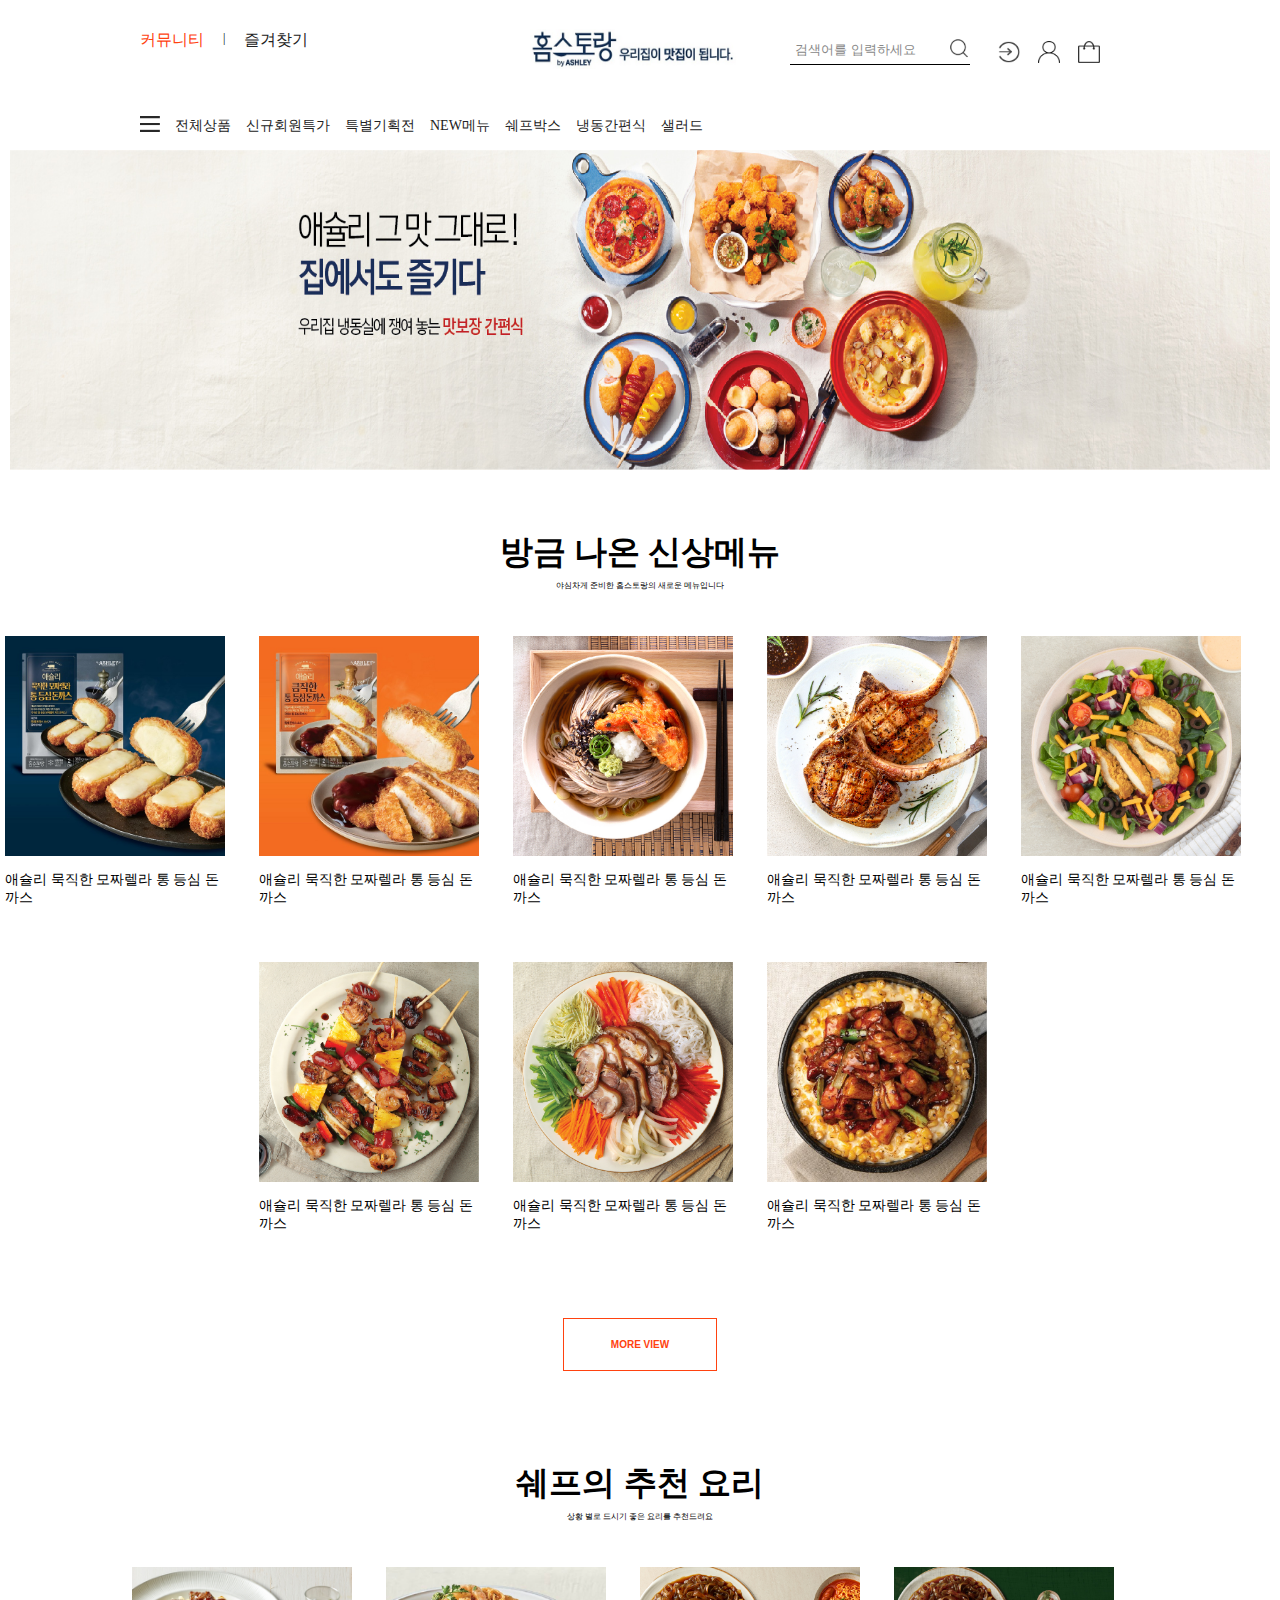
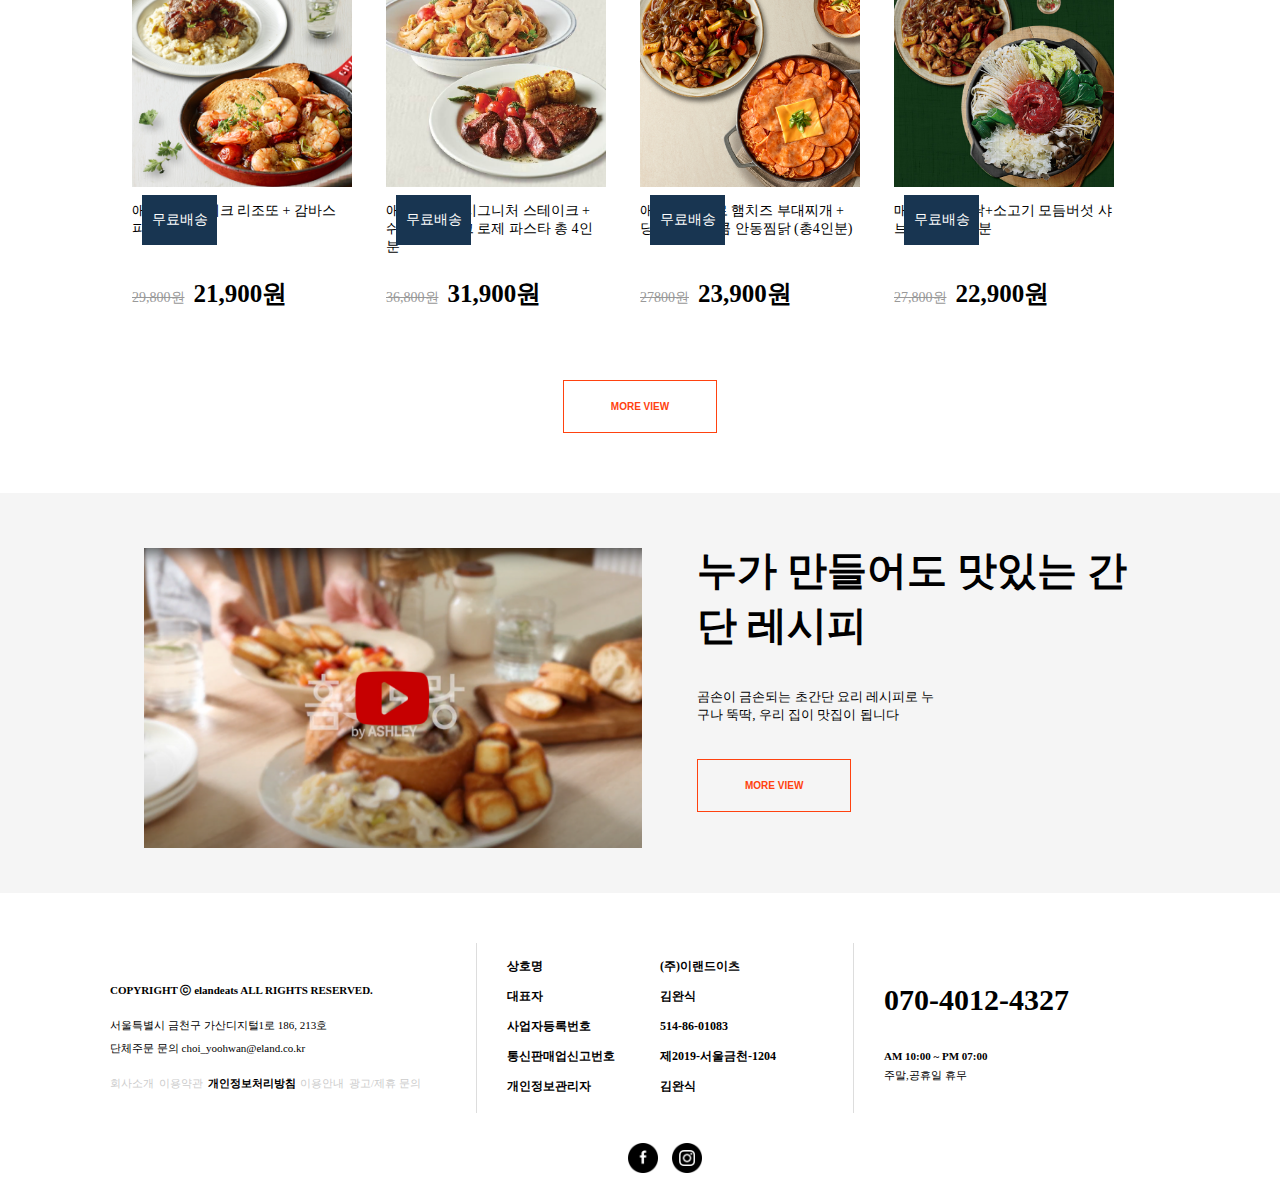
<file: index.html>
<!DOCTYPE html>
<html lang="ko">

<head>
	<meta charset="UTF-8">
	<title>Document</title>
	<link rel="stylesheet" href="css/style_Common.css">
	<link rel="stylesheet" href="css/style_index.css">
	<script src="https://ajax.googleapis.com/ajax/libs/jquery/3.5.1/jquery.min.js"></script>
	<script src="script/script_Common.js"></script>
	<script src="script/script_index.js"></script>
</head>

<body>
	<div id="wrap">
		<header id="header">
			<div id="header_top">
				<div id="header_top_lnb">
					<ul id="mainMenu">
						<li id="mainLi"><a href="#" class="selected">커뮤니티</a>
							<ul class="subMenu">
								<li class="subLi"><a href="#">공지사항</a></li>
								<li class="subLi"><a href="comunity/event.html">EVENT</a></li>
								<li class="subLi"><a href="#">상품문의</a></li>
								<li class="subLi"><a href="#">상품후기</a></li>
								<li class="subLi"><a href="#">자주묻는질문</a></li>
								<li class="subLi"><a href="#">1:1문의하기</a></li>
							</ul>
						</li>
						<li id="mainLi">|</li>
						<li id="mainLi"><a href="#">즐겨찾기</a></li>
					</ul>
				</div> <!-- div#header_top_lnb -->
				<div id="heaaderLogo">
					<a href="index.html"><img src="images/LogoImage.jpg" alt="로고이미지" width="210" height="40"></a>
				</div> <!-- div#heaaderLogo -->
				<div id="headerLoginArea">
					<ul>
						<li>
							<input type="text" placeholder="검색어를 입력하세요">
							<img src="images/ico_search2.png" alt="헤더검색아이콘" width="22" height="22">
						</li>
						<li>
							<img src="images/login.png" alt="" width="22" height="22">
						</li>
						<li>
							<img src="images/icon_my.png" alt="" width="22" height="22">
						</li>
						<li>
							<img src="images/icon_cart.png" alt="" width="22" height="22">
						</li>
					</ul>
				</div> <!-- div#headeriLoginArea -->
			</div> <!-- div#header_top -->

			<nav id="header_gnb">
				<ul>
					<li>
						<img src="images/allmenu.png" alt="전체메뉴아이콘" width="20">
						<ul class="gnb_subMenu">
							<li class="gnb_subLi"><a href="wholeMenu.html">전체상품</a></li>
							<li class="gnb_subLi"><a href="#">신규회원특가</a></li>
							<li class="gnb_subLi"><a href="#">특별기획전</a></li>
							<li class="gnb_subLi"><a href="#">NEW 메뉴</a></li>
							<li class="gnb_subLi"><a href="#">쉐프박스</a></li>
							<li class="gnb_subLi"><a href="#">냉동간편식</a></li>
							<li class="gnb_subLi"><a href="#">샐러드</a></li>
							<li class="gnb_subLi"><a href="#">커뮤니티</a></li>
						</ul>
					</li>
					<li><a href="wholeMenu.html">전체상품</a></li>
					<li><a href="#">신규회원특가</a></li>
					<li><a href="#">특별기획전</a></li>
					<li><a href="#">NEW메뉴</a></li>
					<li><a href="#">쉐프박스</a></li>
					<li><a href="#">냉동간편식</a></li>
					<li><a href="#">샐러드</a></li>
				</ul>
			</nav> <!-- nav#header_gnb -->
		</header> <!-- header#header -->

		<main id="main">
			<div id="slideshow">
				<div id="shuttleFrame">
					<a href="#">
						<img src="images/imageSlide_1.jpg" alt="이미지슬라이드1" width="1260" height="320">
					</a>
					<a href="#">
						<img src="images/imageSlide_2.jpg" alt="이미지슬라이드2" width="1260" height="320">
					</a>
					<a href="#">
						<img src="images/imageSlide_3.jpg" alt="이미지슬라이드3" width="1260" height="320">
					</a>
					<a href="#">
						<img src="images/imageSlide_4.jpg" alt="이미지슬라이드4" width="1260" height="320">
					</a>
				</div>
			</div> <!-- div#imageSlide -->

			<div id="newMenu">
				<div class="newMenu_Txt">
					<div>방금 나온 신상메뉴</div>
					<div>야심차게 준비한 홈스토랑의 새로운 메뉴입니다</div>
				</div>
				<div id="newMenuList">
					<div id="newMenuArticle">
						<img src="images/newMenuList_1.jpg" alt="신상메뉴리미지1" width="220">
						<div>애슐리 묵직한 모짜렐라 통 등심 돈까스</div>
						<div></div>
					</div>
					<div id="newMenuArticle">
						<img src="images/newMenuList_2.jpg" alt="신상메뉴리미지2" width="220">
						<div>애슐리 묵직한 모짜렐라 통 등심 돈까스</div>
						<div></div>
					</div>
					<div id="newMenuArticle">
						<img src="images/newMenuList_3.jpg" alt="신상메뉴리미지3" width="220">
						<div>애슐리 묵직한 모짜렐라 통 등심 돈까스</div>
						<div></div>
					</div>
					<div id="newMenuArticle">
						<img src="images/newMenuList_4.jpg" alt="신상메뉴리미지4" width="220">
						<div>애슐리 묵직한 모짜렐라 통 등심 돈까스</div>
						<div></div>
					</div>
					<div id="newMenuArticle">
						<img src="images/newMenuList_5.jpg" alt="신상메뉴리미지5" width="220">
						<div>애슐리 묵직한 모짜렐라 통 등심 돈까스</div>
						<div></div>
					</div>
					<div id="newMenuArticle">
						<img src="images/newMenuList_6.jpg" alt="신상메뉴리미지6" width="220">
						<div>애슐리 묵직한 모짜렐라 통 등심 돈까스</div>
						<div></div>
					</div>
					<div id="newMenuArticle">
						<img src="images/newMenuList_7.jpg" alt="신상메뉴리미지7" width="220">
						<div>애슐리 묵직한 모짜렐라 통 등심 돈까스</div>
						<div></div>
					</div>
					<div id="newMenuArticle">
						<img src="images/newMenuList_8.jpg" alt="신상메뉴리미지8" width="220">
						<div>애슐리 묵직한 모짜렐라 통 등심 돈까스</div>
						<div></div>
					</div>
				</div> <!-- div#newMenuList -->
				<div>
					<button>MORE VIEW</button>
				</div>
			</div> <!-- div#newMenu -->

			<div id="recomendMenu">
				<div id="recomendTxt">
					<div>쉐프의 추천 요리</div>
					<div>상황 별로 드시기 좋은 요리를 추천드려요</div>
				</div>
				<div id="recomendMenuList">
					<div id="recomendArticle">
						<img src="images/recomendMenu_1.jpg" alt="추천메뉴리스트1" width="220">
						<div>
							애슐리 스테이크 리조또 + 감바스 피칸테 4인분
							<span>무료배송</span>
						</div>
						<span class="orgprice">29,800원</span>
						<span class="saleprice">21,900원</span>
					</div>
					<div id="recomendArticle">
						<img src="images/recomendMenu_2.jpg" alt="추천메뉴리스트2" width="220">
						<div>
							애슐리 퀸즈 시그니처 스테이크 + 쉬림프 비스크 로제 파스타 총 4인분
							<span>무료배송</span>
						</div>
						<span class="orgprice">36,800원</span>
						<span class="saleprice">31,900원</span>
					</div>
					<div id="recomendArticle">
						<img src="images/recomendMenu_3.jpg" alt="추천메뉴리스트3" width="220">
						<div>
							애슐리 콰트로 햄치즈 부대찌개 + 당면 듬뿍 매콤 안동찜닭 (총4인분)
							<span>무료배송</span>
						</div>
						<span class="orgprice">27800원</span>
						<span class="saleprice">23,900원</span>
					</div>
					<div id="recomendArticle">
						<img src="images/recomendMenu_4.jpg" alt="추천메뉴리스트4" width="220">
						<div>
							매콤 안동 찜닭+소고기 모듬버섯 샤브샤브 총 4인분
							<span>무료배송</span>
						</div>
						<span class="orgprice">27,800원</span>
						<span class="saleprice">22,900원</span>
					</div>
				</div>
				<div>
					<button>MORE VIEW</button>
				</div>
			</div>
			<!--div#recomendMenu -->

			<div id="video">
				<span>
					<img src="images/videoImage.PNG" alt="" width="498" height="300">
				</span>
				<span>
					<div>누가 만들어도 맛있는 간단 레시피</div>
					<div>
						곰손이 금손되는 초간단 요리 레시피로 누구나 뚝딱, 우리 집이 맛집이 됩니다
					</div>
					<div>
						<button>MORE VIEW</button>
					</div>
				</span>
			</div>
		</main> <!-- main#main -->

		<footer id="footer">
			<div id="footer_top">
				<div>
					<ul>
						<li>COPYRIGHT ⓒ elandeats ALL RIGHTS RESERVED.</li>
						<li>서울특별시 금천구 가산디지털1로 186, 213호</li>
						<li>단체주문 문의 choi_yoohwan@eland.co.kr</li>
						<li>
							<span>회사소개</span>
							<span>이용약관</span>
							<span class="selected">개인정보처리방침</span>
							<span>이용안내</span>
							<span>광고/제휴 문의</span>
						</li>
					</ul>
				</div>
				<div>
					<ul>
						<li>
							<span>상호명</span>
							<span>(주)이랜드이츠</span>
						</li>
						<li>
							<span>대표자</span>
							<span>김완식</span>
						</li>
						<li>
							<span>사업자등록번호</span>
							<span>514-86-01083</span>
						</li>
						<li>
							<span>통신판매업신고번호</span>
							<span>제2019-서울금천-1204</span>
						</li>
						<li>
							<span>개인정보관리자</span>
							<span>김완식</span>
						</li>
					</ul>
				</div>
				<div>
					<ul>
						<li>
							070-4012-4327
						</li>
						<li>AM 10:00 ~ PM 07:00</li>
						<li>주말,공휴일 휴무</li>
					</ul>
				</div>
			</div>
			<div id="footer_bottom">
				<img src="images/icon_facebook.png" alt="" width="30">
				<img src="images/icon_insta.png" alt="" width="30">
			</div>
		</footer> <!-- footer#footer -->
	</div>		<!-- div#wrap -->
</body>

</html>
</file>
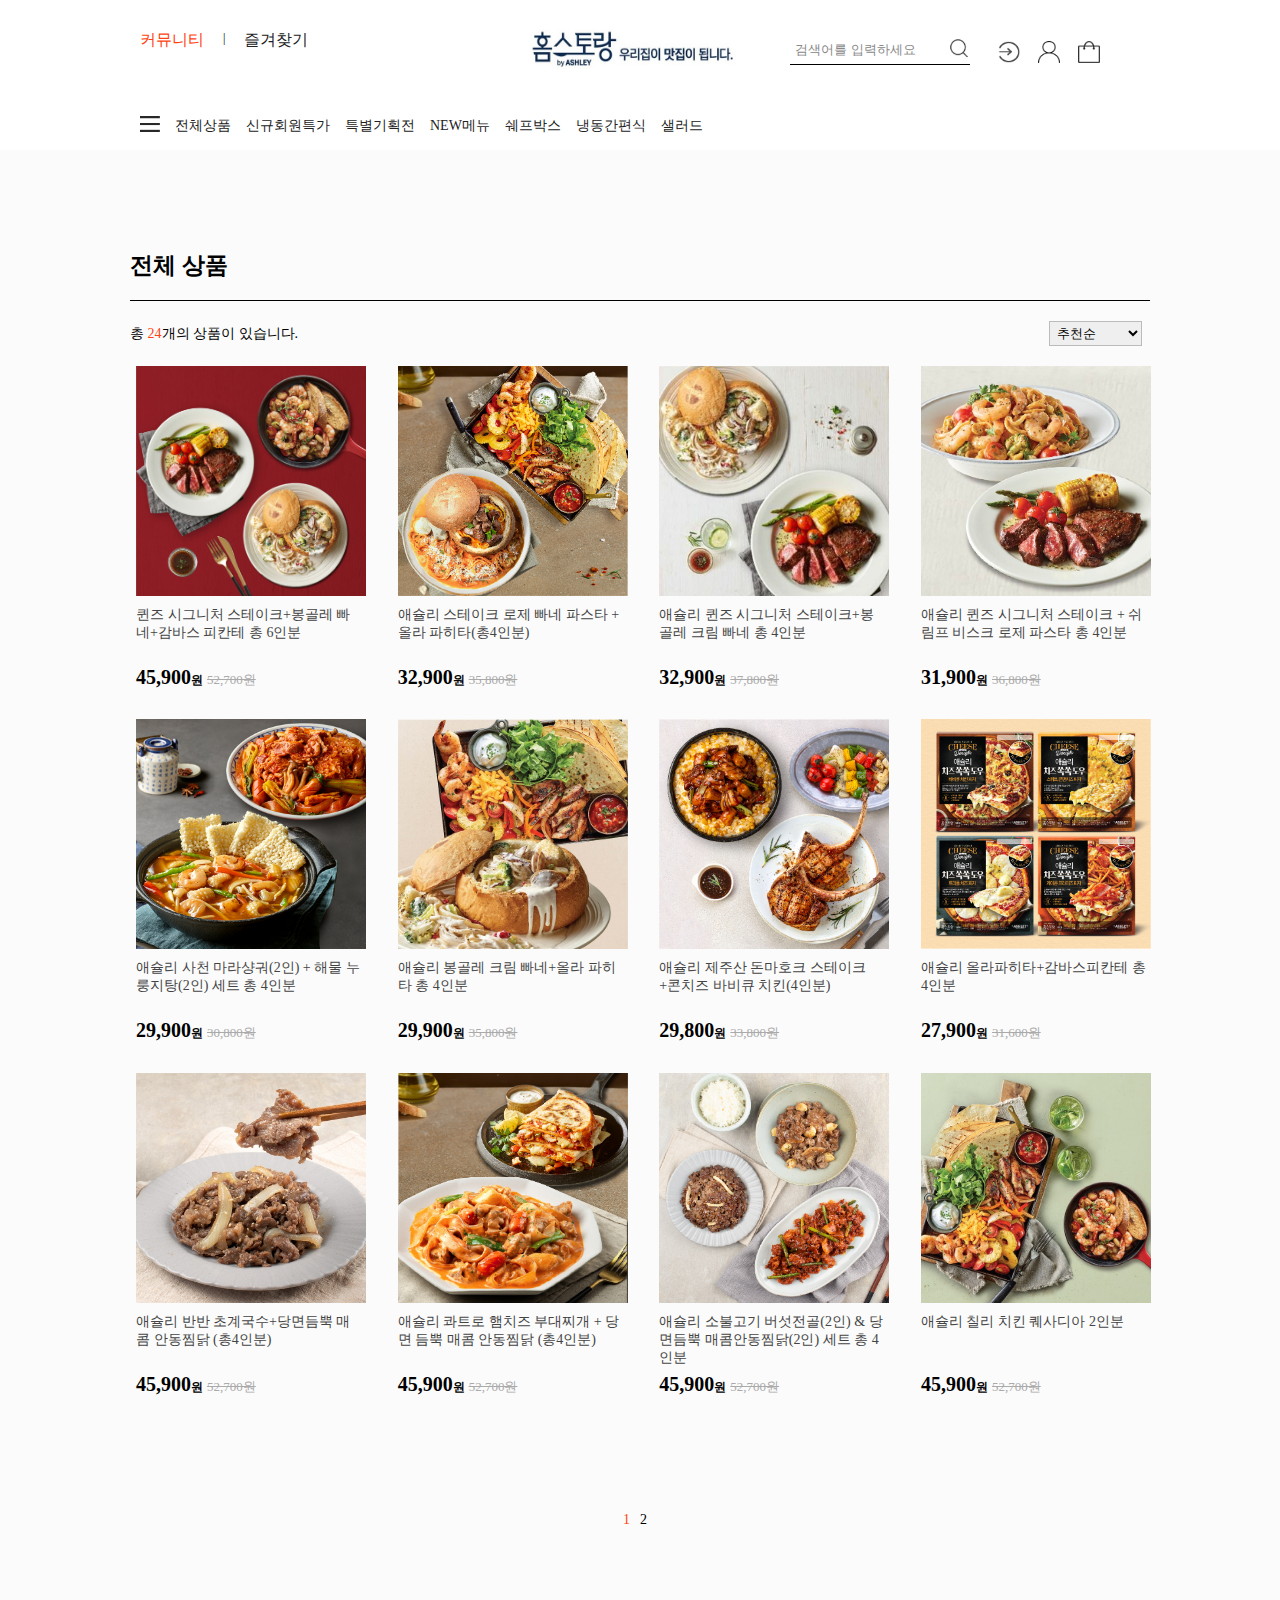
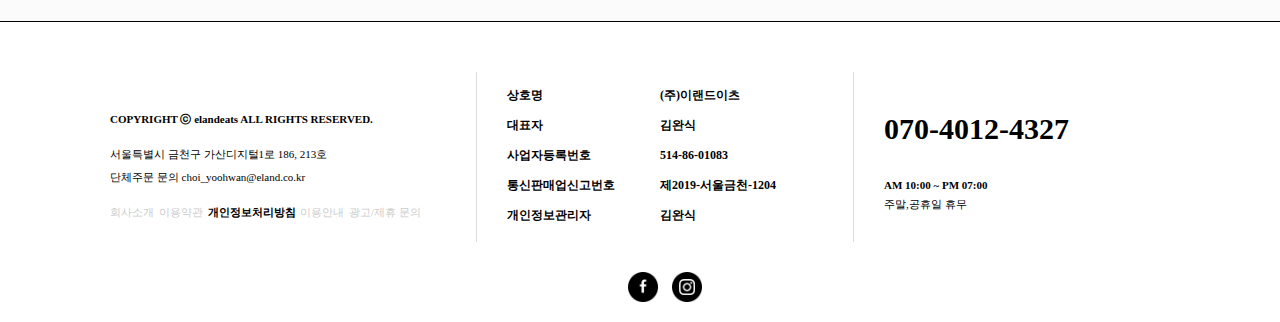
<file: wholeMenu.html>
<!DOCTYPE html>
<html lang="ko">

<head>
	<meta charset="UTF-8">
	<title>Document</title>
	<link rel="stylesheet" href="css/style_Common.css">
	<link rel="stylesheet" href="css/style_wholeMenu.css">
	<script src="https://ajax.googleapis.com/ajax/libs/jquery/3.5.1/jquery.min.js"></script>
	<script src="script/script_Common.js"></script>
	<script src="script/script_wholeMenu.js"></script>
</head>

<body>
	<div id="wrap">
		<header id="header">
			<div id="header_top">
				<div id="header_top_lnb">
					<ul id="mainMenu">
						<li id="mainLi"><a href="#" class="selected">커뮤니티</a>
							<ul class="subMenu">
								<li class="subLi"><a href="#">공지사항</a></li>
								<li class="subLi"><a href="comunity/event.html">EVENT</a></li>
								<li class="subLi"><a href="#">상품문의</a></li>
								<li class="subLi"><a href="#">상품후기</a></li>
								<li class="subLi"><a href="#">자주묻는질문</a></li>
								<li class="subLi"><a href="#">1:1문의하기</a></li>
							</ul>
						</li>
						<li id="mainLi">|</li>
						<li id="mainLi"><a href="#">즐겨찾기</a></li>
					</ul>
				</div> <!-- div#header_top_lnb -->
				<div id="heaaderLogo">
					<a href="index.html"><img src="images/LogoImage.jpg" alt="로고이미지" width="210" height="40"></a>
				</div> <!-- div#heaaderLogo -->
				<div id="headerLoginArea">
					<ul>
						<li>
							<input type="text" placeholder="검색어를 입력하세요">
							<img src="images/ico_search2.png" alt="헤더검색아이콘" width="22" height="22">
						</li>
						<li>
							<img src="images/login.png" alt="" width="22" height="22">
						</li>
						<li>
							<img src="images/icon_my.png" alt="" width="22" height="22">
						</li>
						<li>
							<img src="images/icon_cart.png" alt="" width="22" height="22">
						</li>
					</ul>
				</div> <!-- div#headeriLoginArea -->
			</div> <!-- div#header_top -->

			<nav id="header_gnb">
				<ul>
					<li>
						<img src="images/allmenu.png" alt="전체메뉴아이콘" width="20">
						<ul class="gnb_subMenu">
							<li class="gnb_subLi"><a href="wholeMenu.html">전체상품</a></li>
							<li class="gnb_subLi"><a href="#">신규회원특가</a></li>
							<li class="gnb_subLi"><a href="#">특별기획전</a></li>
							<li class="gnb_subLi"><a href="#">NEW 메뉴</a></li>
							<li class="gnb_subLi"><a href="#">쉐프박스</a></li>
							<li class="gnb_subLi"><a href="#">냉동간편식</a></li>
							<li class="gnb_subLi"><a href="#">샐러드</a></li>
							<li class="gnb_subLi"><a href="#">커뮤니티</a></li>
						</ul>
					</li>
					<li><a href="wholeMenu.html">전체상품</a></li>
					<li><a href="#">신규회원특가</a></li>
					<li><a href="#">특별기획전</a></li>
					<li><a href="#">NEW메뉴</a></li>
					<li><a href="#">쉐프박스</a></li>
					<li><a href="#">냉동간편식</a></li>
					<li><a href="#">샐러드</a></li>
				</ul>
			</nav> <!-- nav#header_gnb -->
		</header> <!-- header#header -->

		<main id="main">
			<div class="goods_list_tit">
				<h3>전체 상품</h3>
			</div>
			<div class="goods_pick_list">
				<div>
					총 <span>24</span>개의 상품이 있습니다.
				</div>
				<div>
					<select>
						<option value="">추천순</option>
						<option value="">판매인기순</option>
						<option value="">낮은가격순</option>
						<option value="">높은가격순</option>
						<option value="">상품평순</option>
						<option value="">등록일순</option>
					</select>
				</div>
			</div>
			<div id="goods_list_1" class="goods_list_content">
				<div class="goodsArticle">
					<img src="images/goods_item_1.jpg" alt="" width="230">
					<span>퀸즈 시그니처 스테이크+봉골레 빠네+감바스 피칸테 총 6인분</span>
					<div class="item_money_box">
						<strong class="item_price">
							<span>45,900</span><span class="won">원</span>
						</strong>
						<del>
							52,700원
						</del>
					</div>
				</div>
				<div class="goodsArticle">
					<img src="images/goods_item_2.jpg" alt="" width="230">
					<span>애슐리 스테이크 로제 빠네 파스타 + 올라 파히타(총4인분)</span>
					<div class="item_money_box">
						<strong class="item_price">
							<span>32,900</span><span class="won">원</span>
						</strong>
						<del>
							35,800원
						</del>
					</div>
				</div>
				<div class="goodsArticle">
					<img src="images/goods_item_3.jpg" alt="" width="230">
					<span>애슐리 퀸즈 시그니처 스테이크+봉골레 크림 빠네 총 4인분</span>
					<div class="item_money_box">
						<strong class="item_price">
							<span>32,900</span><span class="won">원</span>
						</strong>
						<del>
							37,800원
						</del>
					</div>
				</div>
				<div class="goodsArticle">
					<img src="images/goods_item_4.jpg" alt="" width="230">
					<span>애슐리 퀸즈 시그니처 스테이크 + 쉬림프 비스크 로제 파스타 총 4인분</span>
					<div class="item_money_box">
						<strong class="item_price">
							<span>31,900</span><span class="won">원</span>
						</strong>
						<del>
							36,800원
						</del>
					</div>
				</div>
				<div class="goodsArticle">
					<img src="images/goods_item_5.jpg" alt="" width="230">
					<span>애슐리 사천 마라샹궈(2인) + 해물 누룽지탕(2인) 세트 총 4인분</span>
					<div class="item_money_box">
						<strong class="item_price">
							<span>29,900</span><span class="won">원</span>
						</strong>
						<del>
							30,800원
						</del>
					</div>
				</div>
				<div class="goodsArticle">
					<img src="images/goods_item_6.jpg" alt="" width="230">
					<span>애슐리 봉골레 크림 빠네+올라 파히타 총 4인분</span>
					<div class="item_money_box">
						<strong class="item_price">
							<span>29,900</span><span class="won">원</span>
						</strong>
						<del>
							35,800원
						</del>
					</div>
				</div>
				<div class="goodsArticle">
					<img src="images/goods_item_7.jpg" alt="" width="230">
					<span>애슐리 제주산 돈마호크 스테이크+콘치즈 바비큐 치킨(4인분)</span>
					<div class="item_money_box">
						<strong class="item_price">
							<span>29,800</span><span class="won">원</span>
						</strong>
						<del>
							33,800원
						</del>
					</div>
				</div>
				<div class="goodsArticle">
					<img src="images/goods_item_8.jpg" alt="" width="230">
					<span>애슐리 올라파히타+감바스피칸테 총 4인분</span>
					<div class="item_money_box">
						<strong class="item_price">
							<span>27,900</span><span class="won">원</span>
						</strong>
						<del>
							31,600원
						</del>
					</div>
				</div>
				<div class="goodsArticle">
					<img src="images/goods_item_9.jpg" alt="" width="230">
					<span>애슐리 반반 초계국수+당면듬뿍 매콤 안동찜닭 (총4인분)</span>
					<div class="item_money_box">
						<strong class="item_price">
							<span>45,900</span><span class="won">원</span>
						</strong>
						<del>
							52,700원
						</del>
					</div>
				</div>
				<div class="goodsArticle">
					<img src="images/goods_item_10.jpg" alt="" width="230">
					<span>애슐리 콰트로 햄치즈 부대찌개 + 당면 듬뿍 매콤 안동찜닭 (총4인분)</span>
					<div class="item_money_box">
						<strong class="item_price">
							<span>45,900</span><span class="won">원</span>
						</strong>
						<del>
							52,700원
						</del>
					</div>
				</div>
				<div class="goodsArticle">
					<img src="images/goods_item_11.jpg" alt="" width="230">
					<span>애슐리 소불고기 버섯전골(2인) & 당면듬뿍 매콤안동찜닭(2인) 세트 총 4인분</span>
					<div class="item_money_box">
						<strong class="item_price">
							<span>45,900</span><span class="won">원</span>
						</strong>
						<del>
							52,700원
						</del>
					</div>
				</div>
				<div class="goodsArticle">
					<img src="images/goods_item_12.jpg" alt="" width="230">
					<span>애슐리 칠리 치킨 퀘사디아 2인분</span>
					<div class="item_money_box">
						<strong class="item_price">
							<span>45,900</span><span class="won">원</span>
						</strong>
						<del>
							52,700원
						</del>
					</div>
				</div>
			</div> <!-- #goods_list_1 -->

			<div id="goods_list_2" class="goods_list_content">
				<div class="goodsArticle">
					<img src="images/goods_item_13.jpg" alt="" width="230">
					<span>퀸즈 시그니처 스테이크+봉골레 빠네+감바스 피칸테 총 6인분</span>
					<div class="item_money_box">
						<strong class="item_price">
							<span>45,900</span><span class="won">원</span>
						</strong>
						<del>
							52,700원
						</del>
					</div>
				</div>
				<div class="goodsArticle">
					<img src="images/goods_item_14.jpg" alt="" width="230">
					<span>애슐리 스테이크 로제 빠네 파스타 + 올라 파히타(총4인분)</span>
					<div class="item_money_box">
						<strong class="item_price">
							<span>32,900</span><span class="won">원</span>
						</strong>
						<del>
							35,800원
						</del>
					</div>
				</div>
				<div class="goodsArticle">
					<img src="images/goods_item_15.jpg" alt="" width="230">
					<span>애슐리 퀸즈 시그니처 스테이크+봉골레 크림 빠네 총 4인분</span>
					<div class="item_money_box">
						<strong class="item_price">
							<span>32,900</span><span class="won">원</span>
						</strong>
						<del>
							37,800원
						</del>
					</div>
				</div>
				<div class="goodsArticle">
					<img src="images/goods_item_16.jpg" alt="" width="230">
					<span>애슐리 퀸즈 시그니처 스테이크 + 쉬림프 비스크 로제 파스타 총 4인분</span>
					<div class="item_money_box">
						<strong class="item_price">
							<span>31,900</span><span class="won">원</span>
						</strong>
						<del>
							36,800원
						</del>
					</div>
				</div>
				<div class="goodsArticle">
					<img src="images/goods_item_17.jpg" alt="" width="230">
					<span>애슐리 소불고기 버섯전골 2인분</span>
					<div class="item_money_box">
						<strong class="item_price">
							<span>15,900</span><span class="won">원</span>
						</strong>
						<del>
							15,900원
						</del>
					</div>
				</div>
				<div class="goodsArticle">
					<img src="images/goods_item_18.jpg" alt="" width="230">
					<span>애슐리 봉골레 크림 빠네+올라 파히타 총 4인분</span>
					<div class="item_money_box">
						<strong class="item_price">
							<span>29,900</span><span class="won">원</span>
						</strong>
						<del>
							35,800원
						</del>
					</div>
				</div>
				<div class="goodsArticle">
					<img src="images/goods_item_19.jpg" alt="" width="230">
					<span>애슐리 제주산 돈마호크 스테이크+콘치즈 바비큐 치킨(4인분)</span>
					<div class="item_money_box">
						<strong class="item_price">
							<span>29,800</span><span class="won">원</span>
						</strong>
						<del>
							33,800원
						</del>
					</div>
				</div>
				<div class="goodsArticle">
					<img src="images/goods_item_20.jpg" alt="" width="230">
					<span>애슐리 올라파히타+감바스피칸테 총 4인분</span>
					<div class="item_money_box">
						<strong class="item_price">
							<span>27,900</span><span class="won">원</span>
						</strong>
						<del>
							31,600원
						</del>
					</div>
				</div>
				<div class="goodsArticle">
					<img src="images/goods_item_21.jpg" alt="" width="230">
					<span>애슐리 반반 초계국수+당면듬뿍 매콤 안동찜닭 (총4인분)</span>
					<div class="item_money_box">
						<strong class="item_price">
							<span>45,900</span><span class="won">원</span>
						</strong>
						<del>
							52,700원
						</del>
					</div>
				</div>
				<div class="goodsArticle">
					<img src="images/goods_item_22.jpg" alt="" width="230">
					<span>애슐리 콰트로 햄치즈 부대찌개 + 당면 듬뿍 매콤 안동찜닭 (총4인분)</span>
					<div class="item_money_box">
						<strong class="item_price">
							<span>45,900</span><span class="won">원</span>
						</strong>
						<del>
							52,700원
						</del>
					</div>
				</div>
				<div class="goodsArticle">
					<img src="images/goods_item_23.jpg" alt="" width="230">
					<span>애슐리 소불고기 버섯전골(2인) & 당면듬뿍 매콤안동찜닭(2인) 세트 총 4인분</span>
					<div class="item_money_box">
						<strong class="item_price">
							<span>45,900</span><span class="won">원</span>
						</strong>
						<del>
							52,700원
						</del>
					</div>
				</div>
				<div class="goodsArticle">
					<img src="images/goods_item_24.jpg" alt="" width="230">
					<span>애슐리 칠리 치킨 퀘사디아 2인분</span>
					<div class="item_money_box">
						<strong class="item_price">
							<span>45,900</span><span class="won">원</span>
						</strong>
						<del>
							52,700원
						</del>
					</div>
				</div>
			</div>		<!--# goods_list_2 -->
			<div class="pagination">
				<ul>
					<li class="selected">1</li>
					<li>2</li>
				</ul>
			</div>
		</main>

		<footer id="footer">
			<div id="footer_top">
				<div>
					<ul>
						<li>COPYRIGHT ⓒ elandeats ALL RIGHTS RESERVED.</li>
						<li>서울특별시 금천구 가산디지털1로 186, 213호</li>
						<li>단체주문 문의 choi_yoohwan@eland.co.kr</li>
						<li>
							<span>회사소개</span>
							<span>이용약관</span>
							<span class="selected">개인정보처리방침</span>
							<span>이용안내</span>
							<span>광고/제휴 문의</span>
						</li>
					</ul>
				</div>
				<div>
					<ul>
						<li>
							<span>상호명</span>
							<span>(주)이랜드이츠</span>
						</li>
						<li>
							<span>대표자</span>
							<span>김완식</span>
						</li>
						<li>
							<span>사업자등록번호</span>
							<span>514-86-01083</span>
						</li>
						<li>
							<span>통신판매업신고번호</span>
							<span>제2019-서울금천-1204</span>
						</li>
						<li>
							<span>개인정보관리자</span>
							<span>김완식</span>
						</li>
					</ul>
				</div>
				<div>
					<ul>
						<li>
							070-4012-4327
						</li>
						<li>AM 10:00 ~ PM 07:00</li>
						<li>주말,공휴일 휴무</li>
					</ul>
				</div>
			</div>
			<div id="footer_bottom">
				<img src="images/icon_facebook.png" alt="" width="30">
				<img src="images/icon_insta.png" alt="" width="30">
			</div>
		</footer> <!-- footer#footer -->
	</div> <!-- div#wrap -->
</body>

</html>
</file>
<file: css/style_Common.css>
@charset "UTF-8";

/* Reset 시작 */
* {
	color: #000;
	padding: 0;
	margin: 0;
	box-sizing: border-box;
}
a 				      {  text-decoration: none;  }
a:link 			     {  color: #222;  }
a:visited 			{  color: #222;  }
a:hover 			{  color: #222;  }
a:active 		  	 {  color: #222;  }
img 				  {  vertical-align: middle;  }
ul 						{  list-style: none; }
/* Reset 끝 */

/* header#header 시작 */
header#header {
	width: 1000px;
	height: 150px;
	margin: 0 auto;
}
	/* div#header_top 시작 */
div#header_top {
	height: 95px;
	display: flex;
}
		/* div#header_top_lnb 시작 */
div#header_top_lnb {
	width: 390px;
}
ul#mainMenu {
	margin-top: 30px;
	position: relative;
}
li#mainLi {
	float: left;
	padding-bottom: 8px;
}
li#mianLi:not(:nth-child(2)) {
	cursor: pointer;
}
li#mainLi a.selected {
	color: #ff420f;
}
li#mainLi:nth-child(2) {
	font-size: 12px;
	position: relative;
	top: 1px;
}
li#mainLi a {
	height: 30px;
	display: inline-block;
}
li#mainLi:first-child a {
	padding-right: 19px;
}
li#mainLi:last-child a {
	padding-left: 19px;
}
ul.subMenu {
	font-size: 12px;
	border: 1px solid #ddd;
	padding: 0 12px 0 12px;
	position: absolute;
	top: 30px;
	left: -10px;
	z-index: 100;
	background-color: #fff;
	display: none;
}
.subLi {
	cursor: pointer;
}
.subLi:first-child {
	padding-top: 11px;
}
.subLi a:hover {
	color: #ff420f;
}
		/* div#header_top_lnb 끝 */

		/* div#headerLogo 시작 */
#header_top>div#heaaderLogo {
	width: 210px;
	height: 95px;
	text-align: center;
	line-height: 95px;
}
		/* div#headerLogo 끝 */

		/* div#headerLoginArea 시작 */
div#headerLoginArea {
	flex: 1;
	padding-left: 50px;
}
div#headerLoginArea ul {
	margin-top: 35px;
}
div#headerLoginArea ul li {
	float: left;
}
div#headerLoginArea ul li:first-child {
	width: 180px;
	height: 30px;
	margin-right: 10px;
	position: relative;
}
div#headerLoginArea ul li:not(:first-child) {
	width: 40px;
	height: 30px;
	text-align: center;
	line-height: 20px;
	position: relative;
	top: 4px;
}
div#headerLoginArea input {
	width: 180px;
	height: 30px;
	border: none;
	border-bottom: 1px solid #000;
	padding: 5px;
	outline: none;
}
::placeholder {
	color: #888;
}
div#headerLoginArea img {
	position: absolute;
	right: 0;
	top: 2px;
}
		/* div#headerLoginArea 끝 */

	/* div#header_top 끝 */

	/* nav#header_gnb 시작 */
nav#header_gnb ul {
	margin-top: 20px;
}
nav#header_gnb>ul>li {
	font-size: 14px;
	float: left;
	padding-right: 15px;
	cursor: pointer;
	position: relative;
	padding-bottom: 15px;
}
nav#header_gnb>ul>li:first-child {
	width: 25px;
	margin-right: 10px;
}
nav#header_gnb li a:hover{
	color: #ff420f;
}
nav#header_gnb li:not(:first-child) {
	position: relative;
	top: 2px;
}
ul.gnb_subMenu {
	border-top: 1px solid #ccc;
	position: absolute;
	top: 15px;
	left: 0;
	z-index: 100;
	background-color: #fff;
	display: none;
}
ul.gnb_subMenu li.gnb_subLi {
	font-size: 13px !important;
	width: 350px;
	padding: 14px 14px 14px 20px;
}
li.gnb_subLi:hover {
	background-color: rgba(238, 238, 238, 0.48);
}
	/* nav#header_gnb 끝 */

/* header#header 끝 */

/* footer#footer 시작 */
footer#footer {
	height: 300px;
	padding: 50px 50px 50px 110px;
}
#footer_top {
	display: flex;
}
#footer_top>div{
	font-size: 11px;
	flex:1;
	height: 170px;
	border: none;
	padding-top: 40px;
}
#footer_top>div:first-child {
	border-right: 1px solid #ddd;
	padding-right: 20px;
}
#footer_top>div:first-child ul li {
	margin-bottom: 8px;
}
#footer_top>div:first-child ul li:first-child {
	font-weight: bold;
}
#footer_top>div:first-child ul li span {
	color: #ccc;
	margin-right: 2px;
}
#footer_top>div:first-child ul li span.selected {
	font-weight: bold;
	color: #000;
}
#footer_top>div:first-child ul li:first-child {
	margin-bottom: 20px;
}
#footer_top>div:first-child ul li:last-child {
	margin-top: 20px;
}
#footer_top>div:nth-child(2) {
	font-size: 12px;
	font-weight: bold;
	padding: 15px 0px 10px 30px;
	border-right: 1px solid #ddd;
}
#footer_top>div:nth-child(2) li {
	margin-bottom: 13px;
}
#footer_top>div:nth-child(2) li span:first-child {
	width: 150px;
	display: inline-block;
}
#footer_top>div:last-child {
	padding-left: 30px;
}
#footer_top>div:last-child li:first-child {
	font-weight: bold;
	font-size: 30px;
	margin-bottom: 33px;
}
#footer_top>div:last-child li:nth-child(2) {
	font-weight: bold;
	margin-bottom: 6px;
}
div#footer_bottom {
	text-align: center;
	padding-top: 30px;
}
div#footer_bottom img {
	margin-right: 10px;
}
/* footer#footer 끝 */
</file>
<file: css/style_index.css>
@charset "UTF-8";

/* Reset 시작 */
* {
	color: #000;
	padding: 0;
	margin: 0;
	box-sizing: border-box;
}
a 				      {  text-decoration: none;  }
a:link 			     {  color: #222;  }
a:visited 			{  color: #222;  }
a:hover 			{  color: #222;  }
a:active 		  	 {  color: #222;  }
img 				  {  vertical-align: middle;  }
ul 						{  list-style: none;  }
/* Reset 끝 */

/* main#main 시작 */

	/* div#slideshow 시작 */
div#slideshow {
	width: 1260px;
	height: 320px;
	overflow: hidden;
	margin: 0 auto;
	position: relative;
	z-index: 1;
}
div#shuttleFrame {
	width: 5098px;
	height: 320px;
}
div#slideshow a {
	float: left;
}
	/* div#slideshow 끝 */

	/* div#newMenu 시작 */
div#newMenu>div.newMenu_Txt {
	text-align: center;
	padding: 60px 0 30px 0;
}
div.newMenu_Txt>div:first-child {
	font-size: 33px;
	font-weight: bold;
	margin-bottom: 5px;
}
div.newMenu_Txt>div:last-child {
	font-size: 8px;
	margin-bottom: 15px;
}
div#newMenuList {
	display: -webkit-flex;
	display: -moz-flex;
	display: -ms-flex;
	display: -o-flex;
	display: flex;
	justify-content: center;
	flex-wrap: wrap;
}
div#newMenuArticle {
	width: 220px;
	margin-right: 34px;
	margin-bottom: 40px;
}
div#newMenuArticle div:nth-child(2) {
	width: 220px;
	font-size: 14px;
	padding: 15px 0 15px 0;
}
div#newMenu>div:last-child {
	text-align: center;
	padding: 30px 0 30px 0;
}
div#newMenu>div:last-child button {
	font-size: 10px;
	font-weight: bold;
	color: #ff420f;
	background-color: #fff;
	border: 1px solid #ff420f;
	padding: 20px 47px 20px 47px;
}
	/* div#newMenu 끝 */

	/* div#recomendMenu 시작 */
div#recomendMenu>div#recomendTxt {
	text-align: center;
	padding: 60px 0 30px 0;
}
div#recomendTxt>div:first-child {
	font-size: 33px;
	font-weight: bold;
	margin-bottom: 5px;
}
div#recomendTxt>div:last-child {
	font-size: 8px;
	margin-bottom: 15px;
}
div#recomendMenuList {
	display: -webkit-flex;
	display: -moz-flex;
	display: -ms-flex;
	display: -o-flex;
	display: flex;
	justify-content: center;
	flex-wrap: wrap;
}
div#recomendArticle {
	width: 220px;
	margin-right: 34px;
	margin-bottom: 40px;
}
div#recomendArticle div:nth-child(2) {
	width: 220px;
	height: 90px;
	font-size: 14px;
	padding: 15px 0 15px 0;
	position: relative;
}
div#recomendArticle div:nth-child(2) span {
	width: 75px;
	height: 50px;
	line-height: 50px;
	color: #fff;
	text-align: center;
	background-color: #183551;
	display: inline-block;
	position: absolute;
	left: 10px;
	top: 8px;
}
div#recomendArticle span.orgprice {
	color: #999;
	font-size: 14px;
	text-decoration: line-through;
	margin-right: 5px;
}
div#recomendArticle span.saleprice {
	font-size: 25px;
	font-weight: bold;
}
div#recomendMenu>div:last-child {
	text-align: center;
	padding: 30px 0 30px 0;
}
div#recomendMenu>div:last-child button {
	font-size: 10px;
	font-weight: bold;
	color: #ff420f;
	background-color: #fff;
	border: 1px solid #ff420f;
	padding: 20px 47px 20px 47px;
}
	/* div#recomendMenu 끝 */

	/* div#video 시작 */
div#video {
	width: 100%;
	height: 400px;
	margin-top: 30px;
	text-align: center;
	background-color: #f5f5f5;
}
div#video>span:first-child {
	width: 500px;
	height: 300px;
	display: inline-block;
	position: relative;
	top: -37px;
	cursor: pointer;
}
div#video>span:nth-child(2) {
	width: 440px;
	height: 300px;
	display: inline-block;
	position: relative;
	top: 50px;
	margin-left: 50px;
}
div#video>span:nth-child(2)>div {
	text-align: left;
}
div#video>span:nth-child(2)>div:not(:last-child) {
	padding-bottom: 35px;
}
div#video>span:nth-child(2)>div:first-child {
	font-size: 40px;
	font-weight: bold;
}
div#video>span:nth-child(2)>div:nth-child(2) {
	width: 240px;
	font-size: 13px;
}
div#video>span:nth-child(2) button {
	font-size: 10px;
	font-weight: bold;
	color: #ff420f;
	background-color: #f5f5f5;
	border: 1px solid #ff420f;
	padding: 20px 47px 20px 47px;
}
	/* div#video 끝 */

/* main#main 끝 */
</file>
<file: css/style_wholeMenu.css>
@charset "UTF-8";

/* Reset 시작 */
* {
	color: #000;
	padding: 0;
	margin: 0;
	box-sizing: border-box;
}
a 				      {  text-decoration: none;  }
a:link 			     {  color: #222;  }
a:visited 			{  color: #222;  }
a:hover 			{  color: #222;  }
a:active 		  	 {  color: #222;  }
img 				  {  vertical-align: middle;  }
ul 						{  list-style: none;  }
/* Reset 끝 */

/* main#main 시작 */
main#main {
	width: 100%;
	height: 1472px;
	background-color: rgba(238, 238, 238, 0.21);
	border-bottom: 1px solid #000;
	padding: 100px 130px 30px 130px;
}
div.goods_list_tit {
	height: 40px;
	padding-bottom: 50px;
}
div.goods_list_tit h3 {
	font-size: 23px;
}
div.goods_pick_list {
	color: #444;
	font-size: 14px;
	height: 65px;
	line-height: 65px;
	border-top: 1px solid #000;
	display: flex;
	justify-content: space-between;
}
div.goods_pick_list span {
	color: #ff420f;
}
div.goods_pick_list>div {
/*	border: 1px solid #000;*/
}
div.goods_pick_list>div:nth-child(2) {
	width: 110px;
	text-align: center;
}
div.goods_pick_list>div:nth-child(2) select {
	padding: 3px;
	border: 1px solid #bbb;
}
div.goods_list_content {
	height: 1060px;
	display: flex;
	justify-content: space-between;
	flex-wrap: wrap;
	padding-left: 5px;
}
.goodsArticle {
	width: 230px;
	padding: 1px;
}
.goodsArticle>span {
	color: #444;
	height: 70px;
	font-size: 14px;
	padding: 10px 0 10px 0;
	display: inline-block;
}
.item_money_box .item_price span:first-child {
	font-size: 20px;
}
.item_money_box .item_price span.won {
	font-size: 12px;
}
.item_money_box del {
	font-size: 13px;
	color: #aaa;
}
div#goods_list_2 {
	display: none;
}
div.pagination {
	height: 195px;
	padding: 20px;
	text-align: center;
	padding-top: 87px;
}
.pagination ul {
	display: inline-block;
}
.pagination ul li {
	font-size: 14px;
	float: left;
	text-align: center;
	cursor: pointer;
	margin-right: 10px;
}
.pagination ul li.selected {
	color: #ff420f;
}
/* main#main 끝 */
</file>
